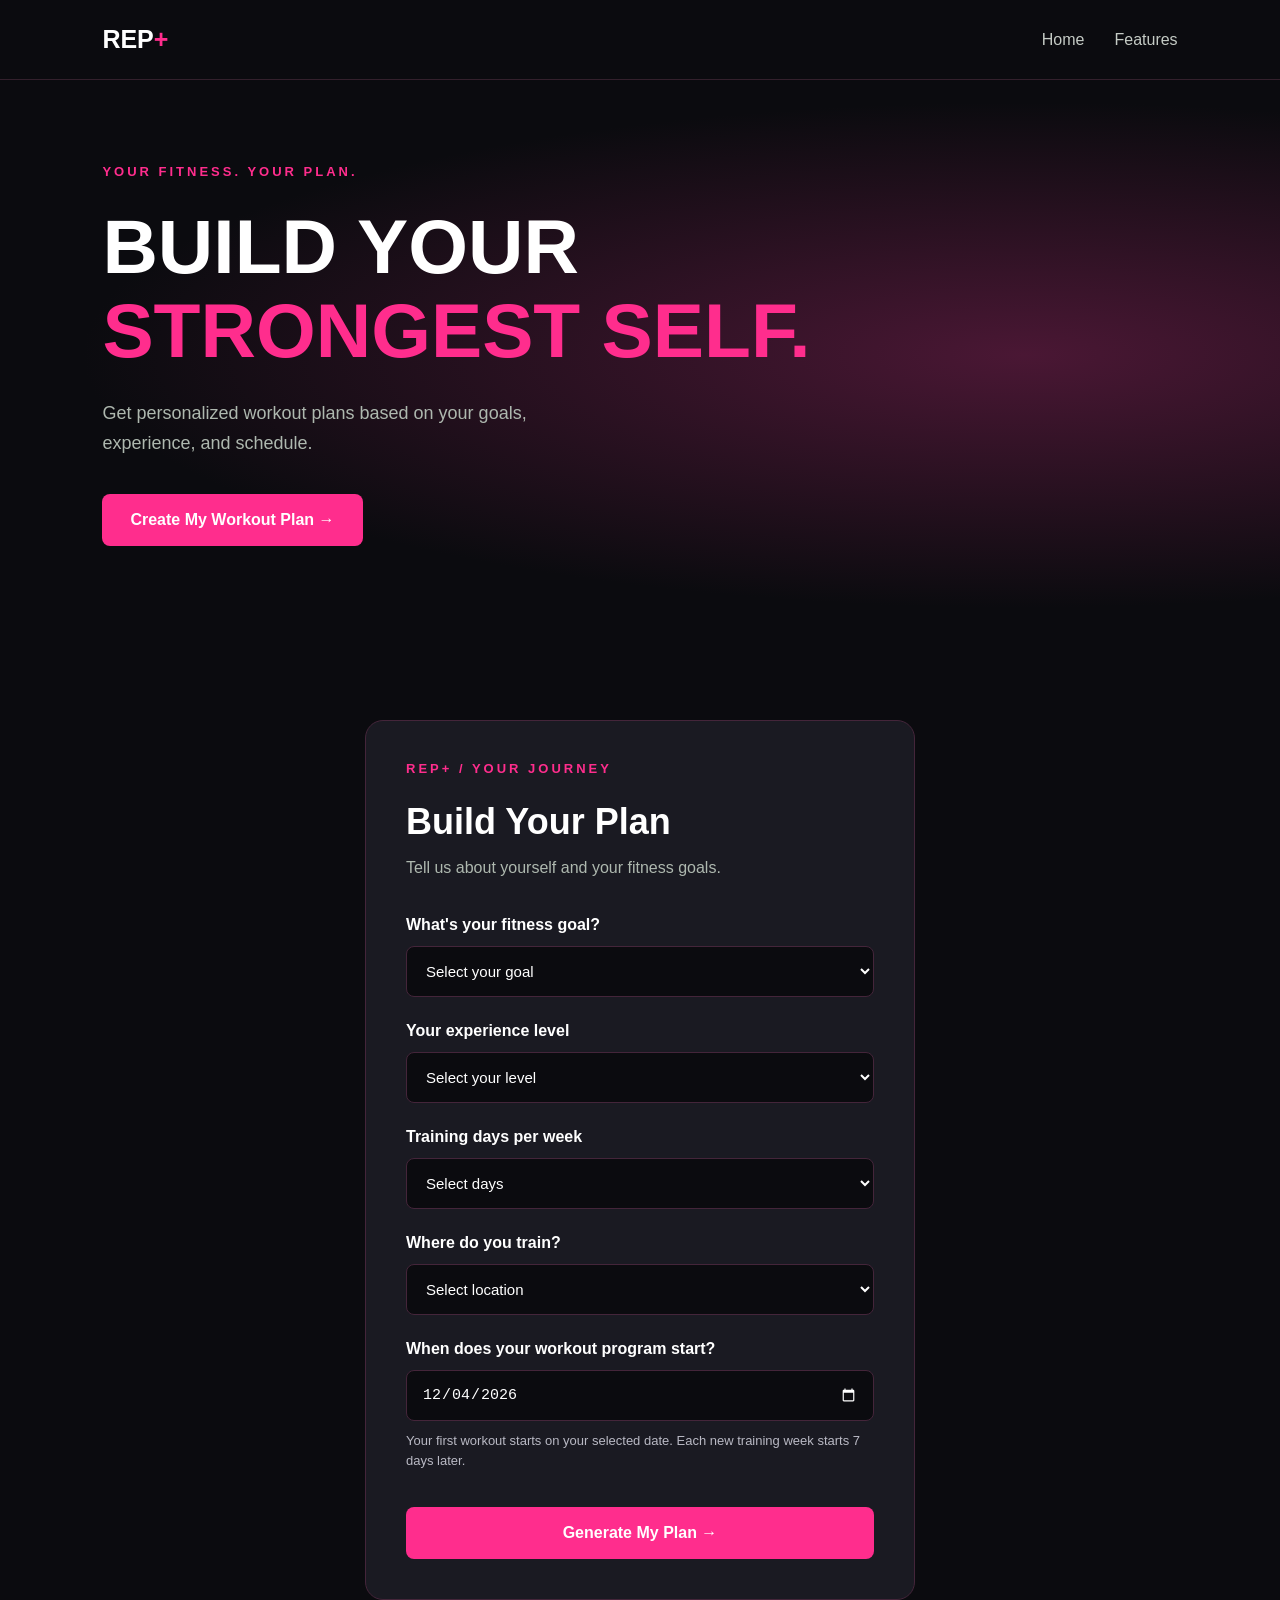
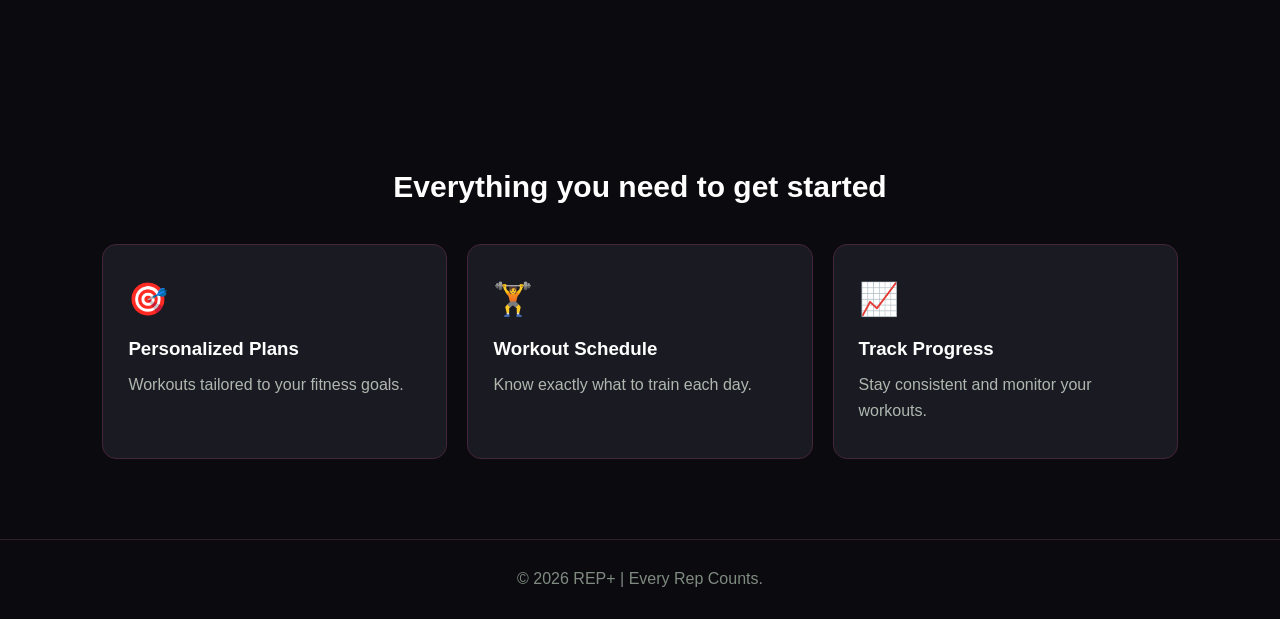
<file: index.html>
<!DOCTYPE html>
<html lang="en">
<head>
    <meta charset="UTF-8">
    <meta name="viewport" content="width=device-width, initial-scale=1.0">
    <title>REP+ | Your Personal Workout Planner</title>
    <link rel="icon" type="image/png" href="Images/favicon.png">
    <link rel="stylesheet" href="style.css">
</head>
<body>
    <header class="navbar">
        <a href="#" class="logo">REP<span>+</span></a>
        <nav>
            <a href="#home">Home</a>
            <a href="#features">Features</a>
        </nav>
    </header>

    <main>
        <section class="hero" id="home">
            <div class="hero-content">
                <p class="eyebrow">YOUR FITNESS. YOUR PLAN.</p>
                <h1>BUILD YOUR<br><span>STRONGEST SELF.</span></h1>
                <p class="subtitle">
                    Get personalized workout plans based on
                    your goals, experience, and schedule.
                </p>
                <button id="startBtn">Create My Workout Plan →</button>
            </div>
        </section>
        
        <section class="planner" id="planner">
            <div class="planner-container">
                <p class="eyebrow">REP+ / YOUR JOURNEY</p>
                <h2>Build Your Plan</h2>
                <p class="planner-subtitle">
                    Tell us about yourself and your fitness goals.
                </p>

                <form id="workoutForm">
                    <div class="form-group">
                        <label for="goal">What's your fitness goal?</label>
                        <select id="goal" name="goal" required>
                            <option value="" disabled selected>Select your goal</option>
                            <option value="muscle">Build Muscle</option>
                            <option value="strength">Get Stronger</option>
                            <option value="fitness">Improve Fitness</option>
                        </select>
                    </div>

                    <div class="form-group">
                        <label for="level">Your experience level</label>
                        <select id="level" name="level" required>
                            <option value="" disabled selected>Select your level</option>
                            <option value="beginner">Beginner</option>
                            <option value="intermediate">Intermediate</option>
                            <option value="advanced">Advanced</option>
                        </select>
                    </div>

                    <div class="form-group">
                        <label for="days">Training days per week</label>
                        <select id="days" name="days" required>
                            <option value="" disabled selected>Select days</option>
                            <option value="2">2 Days</option>
                            <option value="3">3 Days</option>
                            <option value="4">4 Days</option>
                            <option value="5">5 Days</option>
                            <option value="6">6 Days</option>
                            <option value="7">7 Days</option>
                        </select>
                    </div>
                    
                    <div class="form-group">
                        <label for="location">Where do you train?</label>
                        <select id="location" name="location" required>
                            <option value="" disabled selected>Select location</option>
                            <option value="gym">At the Gym</option>
                            <option value="home">At Home</option>
                            <option value="both">Both</option>
                        </select>
                    </div>


                    <button type="submit" class="generate-btn">
                        Generate My Plan →
                    </button>
                </form>

                <div id="formResult" class="form-result" aria-live="polite" hidden></div>
            </div>
        </section>

        <section class="features" id="features">
            <h2>Everything you need to get started</h2>

            <div class="feature-grid">
                <div class="feature-card">
                    <div class="feature-icon">🎯</div>
                    <h3>Personalized Plans</h3>
                    <p>Workouts tailored to your fitness goals.</p>
                </div>

                <div class="feature-card">
                    <div class="feature-icon">🏋️</div>
                    <h3>Workout Schedule</h3>
                    <p>Know exactly what to train each day.</p>
                </div>

                <div class="feature-card">
                    <div class="feature-icon">📈</div>
                    <h3>Track Progress</h3>
                    <p>Stay consistent and monitor your workouts.</p>
                </div>
            </div>
        </section>
    </main>

    <footer>
        <p>© 2026 REP+ | Every Rep Counts.</p>
    </footer>

    <script src="js/workouts.js"></script>
    <script src="js/progress.js"></script>
    <script src="js/script.js"></script>
</body>
</html>
</file>
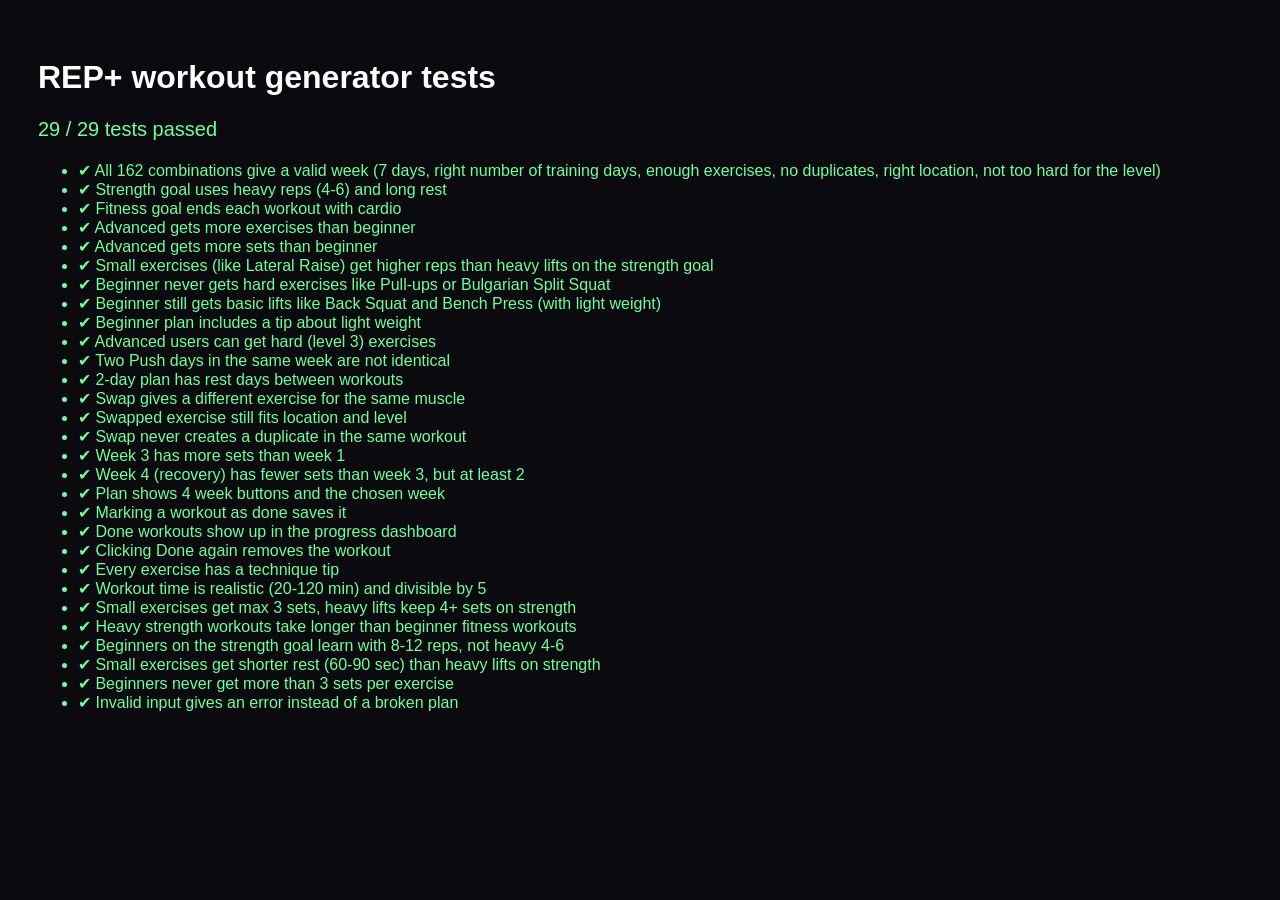
<file: test.html>
<!DOCTYPE html>
<html lang="en">
<head>
    <meta charset="UTF-8">
    <meta name="viewport" content="width=device-width, initial-scale=1.0">
    <title>REP+ | Generator Tests</title>
    <style>
        body { background: #0b0b0f; color: #fff; font-family: Arial, sans-serif; padding: 30px; }
        .pass { color: #6dff9b; }
        .fail { color: #ff5a6e; font-weight: bold; }
        #summary { font-size: 20px; margin-bottom: 20px; }
    </style>
</head>
<body>
    <h1>REP+ workout generator tests</h1>
    <p id="summary"></p>
    <ul id="results"></ul>

    <script src="js/workouts.js"></script> 
    <script src="js/progress.js"></script> 
    <script>
        // Tests every combination of goal, level, days and location
        const results = [];
        function check(name, ok) { results.push({ name, ok }); }

        const goals = ["muscle", "strength", "fitness"];
        const levels = ["beginner", "intermediate", "advanced"];
        const dayOptions = [2, 3, 4, 5, 6, 7];
        const locations = ["gym", "home", "both"];
        let combos = 0, problems = [];

        for (const goal of goals) for (const level of levels) for (const days of dayOptions) for (const location of locations) {
            combos++;
            const label = `${goal}/${level}/${days}d/${location}`;
            const plan = generatePlan({ goal, level, days, location });
            const training = plan.week.filter(d => !d.rest);

            if (plan.week.length !== 7) problems.push(label + ": week is not 7 days");
            if (training.length !== days) problems.push(label + ": wrong number of training days");
            for (const day of training) {
                const names = day.exercises.map(e => e.name);
                if (day.exercises.length < LEVEL_SETTINGS[level].exercises) problems.push(`${label} ${day.day}: too few exercises`);
                if (new Set(names).size !== names.length) problems.push(`${label} ${day.day}: duplicate exercise`);
                for (const ex of day.exercises) {
                    const db = EXERCISES.find(e => e.name === ex.name);
                    if (location !== "both" && db.where !== "any" && db.where !== location) problems.push(`${label}: ${ex.name} not available at ${location}`);
                    if (db.level > LEVEL_SETTINGS[level].maxLevel) problems.push(`${label}: ${ex.name} is too hard for ${level}`);
                    if (!(ex.sets >= 2)) problems.push(`${label}: ${ex.name} has ${ex.sets} sets`);
                }
            }
        }
        check(`All ${combos} combinations give a valid week (7 days, right number of training days, enough exercises, no duplicates, right location, not too hard for the level)`, problems.length === 0);
        problems.slice(0, 20).forEach(p => check(p, false));

        // Goal rules
        const strength = generatePlan({ goal: "strength", level: "intermediate", days: 3, location: "gym" });
        check("Strength goal uses heavy reps (4-6) and long rest", strength.week.find(d => !d.rest).exercises[0].reps === "4-6");

        const fitness = generatePlan({ goal: "fitness", level: "beginner", days: 3, location: "home" });
        check("Fitness goal ends each workout with cardio", fitness.week.filter(d => !d.rest).every(d => d.exercises.at(-1).muscle === "cardio"));

        // Level rules
        const beginner = generatePlan({ goal: "muscle", level: "beginner", days: 3, location: "gym" });
        const advanced = generatePlan({ goal: "muscle", level: "advanced", days: 3, location: "gym" });
        check("Advanced gets more exercises than beginner", advanced.week[0].exercises.length > beginner.week[0].exercises.length);
        check("Advanced gets more sets than beginner", advanced.week[0].exercises[0].sets > beginner.week[0].exercises[0].sets);

        const smallEx = strength.week.flatMap(d => d.exercises).find(e => SMALL_EXERCISES.includes(e.name));
        check("Small exercises (like Lateral Raise) get higher reps than heavy lifts on the strength goal", smallEx && smallEx.reps === "8-12");

        // Difficulty rules
        const allNames = plan => plan.week.flatMap(d => d.exercises.map(e => e.name));
        const beginnerGym = generatePlan({ goal: "strength", level: "beginner", days: 6, location: "gym" });
        check("Beginner never gets hard exercises like Pull-ups or Bulgarian Split Squat", !allNames(beginnerGym).some(n => n === "Pull-ups" || n === "Bulgarian Split Squat"));
        check("Beginner still gets basic lifts like Back Squat and Bench Press (with light weight)", ["Back Squat", "Bench Press"].every(n => allNames(beginnerGym).includes(n)));
        check("Beginner plan includes a tip about light weight", beginnerGym.tip.includes("light weight"));
        const advancedAll = [5, 6, 7].flatMap(d => allNames(generatePlan({ goal: "muscle", level: "advanced", days: d, location: "both" })));
        check("Advanced users can get hard (level 3) exercises", advancedAll.some(n => EXERCISES.find(e => e.name === n).level === 3));

        // Variation and rest days
        const ppl = generatePlan({ goal: "muscle", level: "intermediate", days: 6, location: "gym" });
        const pushDays = ppl.week.filter(d => d.title === "Push").map(d => d.exercises.map(e => e.name).join());
        check("Two Push days in the same week are not identical", pushDays.length === 2 && pushDays[0] !== pushDays[1]);
        const two = generatePlan({ goal: "muscle", level: "beginner", days: 2, location: "home" });
        check("2-day plan has rest days between workouts", two.week[1].rest && two.week[2].rest);

        // Swap exercise
        const swapPlan = generatePlan({ goal: "muscle", level: "beginner", days: 3, location: "home" });
        const before = swapPlan.week[0].exercises[0];
        swapExercise(swapPlan, 0, 0);
        const after = swapPlan.week[0].exercises[0];
        const afterDb = EXERCISES.find(e => e.name === after.name);
        check("Swap gives a different exercise for the same muscle", after.name !== before.name && after.muscle === before.muscle);
        check("Swapped exercise still fits location and level", (afterDb.where === "home" || afterDb.where === "any") && afterDb.level <= 1);
        const swapNames = swapPlan.week[0].exercises.map(e => e.name);
        check("Swap never creates a duplicate in the same workout", new Set(swapNames).size === swapNames.length);

        // 4-week progression
        const prog = generatePlan({ goal: "muscle", level: "intermediate", days: 3, location: "gym" });
        const baseSets = prog.week[0].exercises[0].sets;
        check("Week 3 has more sets than week 1", getWeekSets(baseSets, 3) > getWeekSets(baseSets, 1));
        check("Week 4 (recovery) has fewer sets than week 3, but at least 2", getWeekSets(baseSets, 4) < getWeekSets(baseSets, 3) && getWeekSets(2, 4) >= 2);
        prog.currentWeek = 3;
        check("Plan shows 4 week buttons and the chosen week", (renderPlan(prog).match(/week-btn/g) || []).length === 4 && renderPlan(prog).includes("Week 3: Hardest week"));
       
        // Progress tracking (js/progress.js)
        const savedProgress = localStorage.getItem(PROGRESS_KEY);
        resetProgress();
        toggleDone(1, 0);
        check("Marking a workout as done saves it", isDone(1, 0) && !isDone(2, 0));
        check("Done workouts show up in the progress dashboard", renderProgress(prog, 1).replace(/\s+/g, " ").includes("Week 1: 1 of 3 workouts completed"));
        toggleDone(1, 0);
        check("Clicking Done again removes the workout", !isDone(1, 0));
        if (savedProgress) localStorage.setItem(PROGRESS_KEY, savedProgress); else resetProgress();

                // Exercise tips and workout time
        check("Every exercise has a technique tip", EXERCISES.every(e => EXERCISE_TIPS[e.name]));
        const timePlan = generatePlan({ goal: "strength", level: "advanced", days: 3, location: "gym" });
        const quickPlan = generatePlan({ goal: "fitness", level: "beginner", days: 3, location: "home" });
        const strongTime = estimateWorkoutMinutes(timePlan.week[0], 1);
        const quickTime = estimateWorkoutMinutes(quickPlan.week[0], 1);
        check("Workout time is realistic (20-120 min) and divisible by 5", [strongTime, quickTime].every(t => t >= 20 && t <= 120 && t % 5 === 0));
        const strengthEx = timePlan.week.flatMap(d => d.exercises);
        check("Small exercises get max 3 sets, heavy lifts keep 4+ sets on strength", strengthEx.filter(e => SMALL_EXERCISES.includes(e.name)).every(e => e.sets <= 3) && strengthEx.some(e => !SMALL_EXERCISES.includes(e.name) && e.sets >= 4));
        check("Heavy strength workouts take longer than beginner fitness workouts", strongTime > quickTime);

        // Training guidelines (ACSM)
        const beginnerStrength = generatePlan({ goal: "strength", level: "beginner", days: 3, location: "gym" });
        const bigLift = ex => !SMALL_EXERCISES.includes(ex.name) && ex.muscle !== "cardio";
        check("Beginners on the strength goal learn with 8-12 reps, not heavy 4-6", beginnerStrength.week.flatMap(d => d.exercises).filter(bigLift).every(e => e.reps === "8-12"));
        check("Small exercises get shorter rest (60-90 sec) than heavy lifts on strength", strengthEx.filter(e => SMALL_EXERCISES.includes(e.name)).every(e => e.rest === "60-90 sec") && strengthEx.filter(bigLift).every(e => e.rest === "2-3 min"));
        check("Beginners never get more than 3 sets per exercise", beginnerStrength.week.flatMap(d => d.exercises).every(e => e.sets <= 3));
       
        // Bad input
        let threw = false;
        try { generatePlan({ goal: "flying", level: "beginner", days: 3 }); } catch { threw = true; }
        check("Invalid input gives an error instead of a broken plan", threw);

        // Show results
        const passed = results.filter(r => r.ok).length;
        document.getElementById("summary").textContent = `${passed} / ${results.length} tests passed`;
        document.getElementById("summary").className = passed === results.length ? "pass" : "fail";
        document.getElementById("results").innerHTML = results
            .map(r => `<li class="${r.ok ? "pass" : "fail"}">${r.ok ? "✔" : "✘"} ${r.name}</li>`).join("");
    </script>
</body>
</html>
</file>
<file: style.css>
* {
    margin: 0;
    padding: 0;
    box-sizing: border-box;
}

html {
    scroll-behavior: smooth;
}

body {
    background: #0b0e0c;
    color: #ffffff;
    font-family: Arial, sans-serif;
}

.navbar {
    display: flex;
    justify-content: space-between;
    align-items: center;
    padding: 25px 8%;
    border-bottom: 1px solid #252a26;
}

.logo {
    font-size: 25px;
    font-weight: 900;
    text-decoration: none;
    color: white;
}

.logo span, .hero h1 span {
    color: #a3ff47;
}

nav {
    display: flex;
    gap: 30px;
}

nav a {
    color: #c5cbc5;
    text-decoration: none;
}

nav a:hover {
    color: #a3ff47;
}

.hero {
    min-height: 550px;
    display: flex;
    align-items: center;
    padding: 80px 8%;
    background: radial-gradient(
        ellipse at 80% 50%,
        #1c3420 0%,
        #0b0e0c 65%
    );
}

.hero-content {
    max-width: 750px;
}

.eyebrow {
    color: #a3ff47;
    font-size: 13px;
    font-weight: bold;
    letter-spacing: 3px;
    margin-bottom: 25px;
}

.hero h1 {
    font-size: clamp(42px, 6vw, 82px);
    line-height: 1.1;
    font-weight: 900;
    margin-bottom: 25px;
}

.subtitle {
    color: #aeb8af;
    font-size: 18px;
    line-height: 1.7;
    max-width: 500px;
    margin-bottom: 35px;
}

button {
    background: #a3ff47;
    color: #0b0e0c;
    padding: 17px 28px;
    border: none;
    border-radius: 8px;
    font-size: 16px;
    font-weight: bold;
    cursor: pointer;
    transition: 0.2s;
}

button:hover {
    background: #c0ff83;
    transform: translateY(-2px);
}

.features {
    padding: 80px 8%;
    text-align: center;
}

.features h2 {
    font-size: 30px;
    margin-bottom: 40px;
}

.feature-grid {
    display: grid;
    grid-template-columns: repeat(3, 1fr);
    gap: 20px;
}

.feature-card {
    background: #161c17;
    border: 1px solid #29352b;
    border-radius: 14px;
    padding: 35px 25px;
    text-align: left;
}

.feature-icon {
    font-size: 32px;
    margin-bottom: 20px;
}

.feature-card h3 {
    margin-bottom: 12px;
}

.feature-card p {
    color: #aeb8af;
    line-height: 1.6;
}

footer {
    text-align: center;
    color: #7f8b80;
    padding: 30px;
    border-top: 1px solid #252a26;
}

@media (max-width: 700px) {
    .navbar {
        padding: 20px 5%;
    }

    .hero {
        padding: 70px 5%;
        min-height: 450px;
    }

    .features {
        padding: 60px 5%;
    }

    .feature-grid {
        grid-template-columns: 1fr;
    }

    nav {
        gap: 15px;
    }
}

/* FitPlan AI - Pink & Black Theme */

body {
    background: #0b0b0f;
    color: #ffffff;
}

.navbar {
    background: #0b0b0f;
    border-bottom: 1px solid #33202c;
}

.logo span,
.hero h1 span,
.eyebrow {
    color: #ff2d8d;
}

nav a:hover {
    color: #ff85b8;
}

.hero {
    background: radial-gradient(
        ellipse at 80% 50%,
        #4a1734 0%,
        #0b0b0f 65%
    );
}

button {
    background: #ff2d8d;
    color: #ffffff;
}

button:hover {
    background: #ff85b8;
    transform: translateY(-2px);
}

.feature-card {
    background: #1a1a22;
    border: 1px solid #44253a;
}

.feature-card:hover {
    border-color: #ff2d8d;
}

footer {
    border-top: 1px solid #33202c;
}


/* Workout Questionnaire */

.planner {
    padding: 90px 20px;
    background: #0b0b0f;
}

.planner-container {
    max-width: 550px;
    margin: 0 auto;
    padding: 40px;
    background: #1a1a22;
    border: 1px solid #44253a;
    border-radius: 18px;
}

.planner h2 {
    font-size: 36px;
    margin-bottom: 12px;
}

.planner-subtitle {
    color: #aeb8af;
    margin-bottom: 35px;
    line-height: 1.6;
}

.form-group {
    margin-bottom: 25px;
}

.form-group label {
    display: block;
    margin-bottom: 12px;
    font-weight: bold;
}

.form-group select {
    width: 100%;
    padding: 15px;
    background: #0b0b0f;
    color: white;
    border: 1px solid #44253a;
    border-radius: 8px;
    font-size: 15px;
    cursor: pointer;
}

.form-group select:focus {
    outline: 2px solid #ff2d8d;
}

.generate-btn {
    width: 100%;
    margin-top: 10px;
}

.form-result {
    margin-top: 25px;
    padding: 20px;
    background: #291726;
    border: 1px solid #ff2d8d;
    border-radius: 10px;
    line-height: 1.8;
}

.form-result[hidden] {
    display: none;
}

@media (max-width: 600px) {
    .planner-container {
        padding: 25px 20px;
    }

    .planner h2 {
        font-size: 28px;
    }
}


/* Workout Plan (generated by workouts.js) */

.plan-heading {
    margin-bottom: 20px;
}

.plan-grid {
    display: grid;
    gap: 15px;
}

.day-card {
    background: #0b0b0f;
    border: 1px solid #44253a;
    border-radius: 10px;
    padding: 15px;
}

.day-card.rest {
    opacity: 0.6;
}

.day-card h3 {
    color: #ff2d8d;
    font-size: 16px;
}

.day-title {
    font-weight: bold;
    margin-bottom: 8px;
}

.day-card ul {
    list-style: none;
}

.day-card li {
    display: flex;
    justify-content: space-between;
    gap: 10px;
    padding: 6px 0;
    border-top: 1px solid #2a1f27;
    font-size: 14px;
}

.day-card li span {
    color: #aeb8af;
    text-align: right;
}

.plan-tip {
    color: #aeb8af;
    line-height: 1.6;
    margin-bottom: 20px;
}

.swap-btn {
    padding: 2px 9px;
    font-size: 14px;
    border-radius: 6px;
    background: transparent;
    color: #ff85b8;
    border: 1px solid #44253a;
}

.swap-btn:hover {
    background: #ff2d8d;
    color: #ffffff;
}

.day-card li span {
    margin-left: auto;
}

.day-card li {
    align-items: center;
}

.swap-btn {
    flex-shrink: 0;
}

@media (max-width: 600px) {
    .day-card li {
        flex-wrap: wrap;
    }

    .day-card li strong {
        width: 100%;
    }
}

/* 4-week progression */

.week-tabs {
    display: flex;
    gap: 8px;
    flex-wrap: wrap;
    margin-bottom: 12px;
}

.week-btn {
    padding: 8px 14px;
    font-size: 14px;
    background: transparent;
    color: #ff85b8;
    border: 1px solid #44253a;
}

.week-btn.active {
    background: #ff2d8d;
    color: #ffffff;
}

.week-note {
    color: #ffffff;
    line-height: 1.6;
    margin-bottom: 20px;
}

/* Progress tracking (progress.js) */

.progress-box {
    background: #0b0b0f;
    border: 1px solid #44253a;
    border-radius: 10px;
    padding: 15px;
    margin-bottom: 20px;
}

.progress-bar {
    height: 10px;
    background: #2a1f27;
    border-radius: 5px;
    overflow: hidden;
    margin: 10px 0;
}

.progress-fill {
    height: 100%;
    background: #ff2d8d;
    transition: width 0.3s;
}

.progress-week {
    color: #aeb8af;
    font-size: 14px;
}

.done-label {
    display: flex;
    align-items: center;
    gap: 8px;
    margin-top: 12px;
    padding-top: 10px;
    border-top: 1px solid #2a1f27;
    color: #ff85b8;
    font-size: 14px;
    cursor: pointer;
}

.done-check {
    width: 18px;
    height: 18px;
    accent-color: #ff2d8d;
    cursor: pointer;
}

.day-card.completed {
    border-color: #ff2d8d;
}

/* REP+ Progress Dashboard */

.progress-dashboard {
    background: #111116;
    border: 1px solid #44253a;
    border-radius: 18px;
    padding: 28px;
    margin: 30px 0;
    color: #ffffff;
}

.progress-eyebrow {
    color: #ff2d8d;
    font-size: 12px;
    font-weight: 700;
    letter-spacing: 2px;
    margin-bottom: 10px;
}

.progress-dashboard h3 {
    font-size: 26px;
    margin-bottom: 8px;
}

.progress-subtitle {
    color: #aeb8af;
    margin-bottom: 25px;
}

.progress-stats {
    display: grid;
    grid-template-columns: repeat(4, minmax(0, 1fr));
    gap: 12px;
    margin-bottom: 25px;
}

.progress-stat {
    background: #24242c;
    border: 1px solid #38303b;
    border-radius: 12px;
    padding: 18px 12px;
    min-width: 0;
}

.progress-stat span {
    display: block;
    color: #b9b9c4;
    font-size: 12px;
    margin-bottom: 12px;
}

.progress-stat strong {
    color: #ffffff;
    font-size: 28px;
    font-weight: 800;
}

.progress-summary {
    margin-top: 20px;
}

.progress-summary-heading {
    display: flex;
    justify-content: space-between;
    align-items: center;
    gap: 12px;
    font-weight: 600;
}

.progress-summary-heading strong {
    color: #ff2d8d;
}

.progress-dashboard .progress-bar {
    height: 12px;
    background: #39313b;
    border-radius: 20px;
    overflow: hidden;
    margin: 14px 0;
}

.progress-dashboard .progress-fill {
    height: 100%;
    background: linear-gradient(90deg, #ff2d8d, #ff78b6);
    border-radius: 20px;
    transition: width 0.3s ease;
}

.progress-summary p,
.progress-dashboard .progress-week {
    color: #b9b9c4;
    font-size: 14px;
}

.progress-dashboard .progress-week {
    border-top: 1px solid #38303b;
    margin-top: 22px;
    padding-top: 18px;
}

/* Tablet and mobile */
@media (max-width: 800px) {
    .progress-stats {
        grid-template-columns: repeat(2, minmax(0, 1fr));
    }
}

@media (max-width: 480px) {
    .progress-dashboard {
        padding: 20px 15px;
    }

    .progress-dashboard h3 {
        font-size: 22px;
    }

    .progress-stat {
        padding: 14px 10px;
    }

    .progress-stat strong {
        font-size: 24px;
    }
}

/* REP+ Mobile Responsive Improvements */

@media (max-width: 600px) {

    /* Prevent horizontal scrolling */
    body {
        overflow-x: hidden;
    }

    /* Navigation */
    .navbar {
        padding: 18px 5%;
        flex-wrap: wrap;
        gap: 15px;
    }

    .logo {
        font-size: 23px;
    }

    nav {
        width: 100%;
        display: flex;
        flex-wrap: wrap;
        gap: 12px;
    }

    nav a {
        font-size: 14px;
    }

    /* Hero section */
    .hero {
        min-height: auto;
        padding: 65px 5%;
    }

    .hero h1 {
        font-size: clamp(34px, 9vw, 48px);
        line-height: 1.15;
    }

    .subtitle {
        font-size: 16px;
    }

    /* Workout questionnaire */
    .planner {
        padding: 50px 12px;
    }

    .planner-container {
        width: 100%;
        max-width: 100%;
        padding: 22px 16px;
    }

    .planner h2 {
        font-size: 27px;
    }

    .form-group select {
        font-size: 16px;
        max-width: 100%;
    }

    /* Workout results */
    .form-result {
        padding: 15px 12px;
        overflow-wrap: anywhere;
    }

    .day-card {
        padding: 12px;
        min-width: 0;
    }

    .day-card li {
        flex-wrap: wrap;
        gap: 8px;
    }

    .day-card li strong {
        width: 100%;
    }

    .day-card li span {
        margin-left: 0;
        text-align: left;
    }

    /* Week navigation */
    .week-tabs {
        display: grid;
        grid-template-columns: repeat(2, minmax(0, 1fr));
        gap: 8px;
    }

    .week-btn {
        width: 100%;
        min-height: 44px;
    }

    /* Progress dashboard */
    .progress-dashboard {
        padding: 20px 14px;
        margin: 20px 0;
    }

    .progress-stats {
        grid-template-columns: repeat(2, minmax(0, 1fr));
        gap: 10px;
    }

    .progress-stat {
        min-width: 0;
        padding: 14px 10px;
    }

    .progress-stat strong {
        font-size: 24px;
    }

    /* Buttons */
    .generate-btn,
    #startBtn {
        width: 100%;
        min-height: 48px;
    }

    .swap-btn {
        min-height: 36px;
        padding: 6px 12px;
    }

    /* Footer */
    footer {
        padding: 25px 15px;
        font-size: 13px;
    }
}


/* REP+ Workout History */

.workout-history {
    background: #111116;
    border: 1px solid #44253a;
    border-radius: 18px;
    padding: 28px;
    margin: 25px 0;
}

.history-eyebrow {
    color: #ff2d8d;
    font-size: 12px;
    font-weight: bold;
    letter-spacing: 2px;
    margin-bottom: 10px;
}

.workout-history h3 {
    color: #ffffff;
    font-size: 26px;
    margin-bottom: 10px;
}

.history-subtitle,
.history-empty {
    color: #b9b9c4;
    font-size: 14px;
    line-height: 1.6;
    margin-bottom: 20px;
}

.history-list {
    display: flex;
    flex-direction: column;
    gap: 10px;
}

.history-item {
    display: flex;
    justify-content: space-between;
    align-items: center;
    gap: 12px;
    background: #24242c;
    border: 1px solid #38303b;
    border-radius: 12px;
    padding: 16px;
}

.history-item strong {
    color: #ffffff;
    font-size: 14px;
}

.history-item p {
    color: #b9b9c4;
    font-size: 12px;
    margin-top: 6px;
}

.history-check {
    color: #ff85b8;
    font-size: 13px;
    font-weight: bold;
    white-space: nowrap;
}

@media (max-width: 600px) {
    .workout-history {
        padding: 20px 14px;
    }

    .workout-history h3 {
        font-size: 22px;
    }

    .history-item {
        padding: 14px 12px;
    }
}


/* ===================================
   REP+ WORKOUT CALENDAR
=================================== */

.workout-calendar {
    background: #111116;
    border: 1px solid #44253a;
    border-radius: 18px;
    padding: 28px;
    margin: 25px 0;
    width: 100%;
    min-width: 0;
}

/* Calendar heading */

.calendar-eyebrow {
    color: #ff2d8d;
    font-size: 12px;
    font-weight: bold;
    letter-spacing: 2px;
    margin-bottom: 10px;
}

.workout-calendar h3 {
    color: #ffffff;
    font-size: 26px;
    margin-bottom: 8px;
}

.calendar-subtitle {
    color: #b9b9c4;
    font-size: 14px;
    margin-bottom: 24px;
}

/* Month navigation */

.calendar-navigation {
    display: flex;
    justify-content: space-between;
    align-items: center;
    gap: 12px;
    margin-bottom: 20px;
}

.calendar-navigation strong {
    color: #ffffff;
    font-size: 17px;
    text-align: center;
}

.calendar-prev,
.calendar-next {
    background: #24242c;
    color: #ff85b8;
    border: 1px solid #44253a;
    border-radius: 10px;
    padding: 8px 14px;
    min-width: 44px;
    min-height: 44px;
    font-size: 24px;
    cursor: pointer;
}

.calendar-prev:hover,
.calendar-next:hover {
    background: #ff2d8d;
    color: #ffffff;
}

/* Seven-column calendar */

.calendar-grid {
    display: grid;
    grid-template-columns: repeat(7, minmax(0, 1fr));
    gap: 6px;
    width: 100%;
}

.calendar-weekday {
    text-align: center;
    color: #b9b9c4;
    font-size: 12px;
    font-weight: bold;
    padding: 10px 0;
}

/* Calendar dates */

.calendar-day {
    min-width: 0;
    min-height: 52px;
    background: #24242c;
    border: 1px solid #38303b;
    border-radius: 8px;

    display: flex;
    flex-direction: column;
    align-items: center;
    justify-content: center;
    gap: 2px;

    color: #ffffff;
    font-size: 14px;
}

.calendar-empty {
    min-width: 0;
}

/* Completed workout */

.calendar-done {
    background: #3b2838;
    border-color: #ff2d8d;
}

.calendar-check {
    color: #ff2d8d;
    font-size: 16px;
    font-weight: bold;
}

/* Legend */

.calendar-legend {
    display: flex;
    align-items: center;
    gap: 8px;
    margin-top: 20px;
    color: #b9b9c4;
    font-size: 13px;
}

.calendar-legend-check {
    color: #ff2d8d;
    font-weight: bold;
}

/* Mobile responsiveness */

@media (max-width: 600px) {

    .workout-calendar {
        padding: 20px 12px;
    }

    .workout-calendar h3 {
        font-size: 22px;
    }

    .calendar-grid {
        gap: 4px;
    }

    .calendar-day {
        min-height: 42px;
        font-size: 12px;
        border-radius: 6px;
    }

    .calendar-weekday {
        font-size: 10px;
    }

    .calendar-navigation strong {
        font-size: 15px;
    }

    .calendar-prev,
    .calendar-next {
        padding: 6px 10px;
    }

    .calendar-check {
        font-size: 13px;
    }
}

/* REP+ Calendar Spacing Fix */

.calendar-grid {
    display: grid;
    grid-template-columns: repeat(7, minmax(0, 1fr));
    gap: 8px;
    width: 100%;
}

.calendar-grid .calendar-day {
    width: 100%;
    min-width: 0;
    min-height: 58px;

    padding: 6px 2px;
    margin: 0;

    display: flex;
    flex-direction: column;
    align-items: center;
    justify-content: center;
    gap: 3px;

    font-size: 14px;
    line-height: 1.2;
    transform: none;
}

.calendar-grid .calendar-day:hover:not(:disabled) {
    transform: none;
    border-color: #ff2d8d;
}

.calendar-grid .calendar-day:disabled {
    opacity: 1;
    cursor: default;
}

.calendar-grid .calendar-empty {
    min-width: 0;
}

/* Smaller screens */

@media (max-width: 600px) {
    .calendar-grid {
        gap: 4px;
    }

    .calendar-grid .calendar-day {
        min-height: 44px;
        padding: 5px 1px;
        font-size: 12px;
    }
}

.calendar-grid .calendar-selected {
    border: 2px solid #ff2d8d;
    background: #3b2838;
}


/* ==========================================
   REP+ PROGRAM START DATE
========================================== */

.start-date-group input,
.start-date-setup input {
    width: 100%;
    padding: 15px;
    background: #0b0b0f;
    color: #ffffff;
    border: 1px solid #44253a;
    border-radius: 8px;
    font-size: 15px;
    color-scheme: dark;
}

.start-date-group input:focus,
.start-date-setup input:focus {
    outline: 2px solid #ff2d8d;
}

.start-date-help {
    color: #b9b9c4;
    font-size: 13px;
    line-height: 1.6;
    margin-top: 10px;
}

.start-date-setup {
    background: #111116;
    border: 1px solid #44253a;
    border-radius: 18px;
    padding: 28px;
    margin: 20px 0;
}

.start-date-setup h3 {
    color: #ffffff;
    font-size: 24px;
    margin-bottom: 12px;
}

.start-date-setup p {
    color: #b9b9c4;
    line-height: 1.6;
    margin-bottom: 22px;
}

.start-date-setup label {
    display: block;
    color: #ffffff;
    font-weight: bold;
    margin-bottom: 10px;
}

.save-plan-start {
    width: 100%;
    margin-top: 18px;
}

/* Calendar start date information */

.calendar-start-info {
    margin-top: 18px;
    padding-top: 15px;
    border-top: 1px solid #38303b;
    color: #b9b9c4;
    font-size: 13px;
}

.calendar-start-info strong {
    color: #ff85b8;
}

/* Equal calendar columns */

.calendar-grid {
    display: grid;
    grid-template-columns: repeat(7, minmax(0, 1fr));
    gap: 8px;
    width: 100%;
}

.calendar-grid .calendar-day {
    width: 100%;
    min-width: 0;
    min-height: 58px;
    padding: 6px 2px;
    margin: 0;
    transform: none;
}

@media (max-width: 600px) {
    .calendar-grid {
        gap: 4px;
    }

    .calendar-grid .calendar-day {
        min-height: 44px;
        padding: 5px 1px;
        font-size: 12px;
    }

    .start-date-setup {
        padding: 20px 15px;
    }
}


/* REP+ Actual Workout Dates */

.workout-date {
    color: #b9b9c4;
    font-size: 13px;
    margin-top: 6px;
    margin-bottom: 14px;
    line-height: 1.5;
}

.day-card h3 {
    color: #ff2d8d;
}

.day-card.completed {
    border-color: #ff2d8d;
}


/* Exercise tips and workout time */

.exercise-info {
    flex: 1;
    min-width: 0;
}

.exercise-info summary {
    cursor: pointer;
    list-style: none;
}

.exercise-info summary::-webkit-details-marker {
    display: none;
}

.exercise-info summary strong::after {
    content: " ⓘ";
    color: #ff85b8;
    font-weight: normal;
}

.exercise-info p {
    margin-top: 6px;
    color: #aeb8af;
    font-size: 13px;
    line-height: 1.5;
}

.workout-time {
    color: #ff85b8;
    font-size: 14px;
    margin-bottom: 8px;
}

@media (max-width: 600px) {
    .exercise-info {
        flex-basis: 100%;
    }
}
</file>
